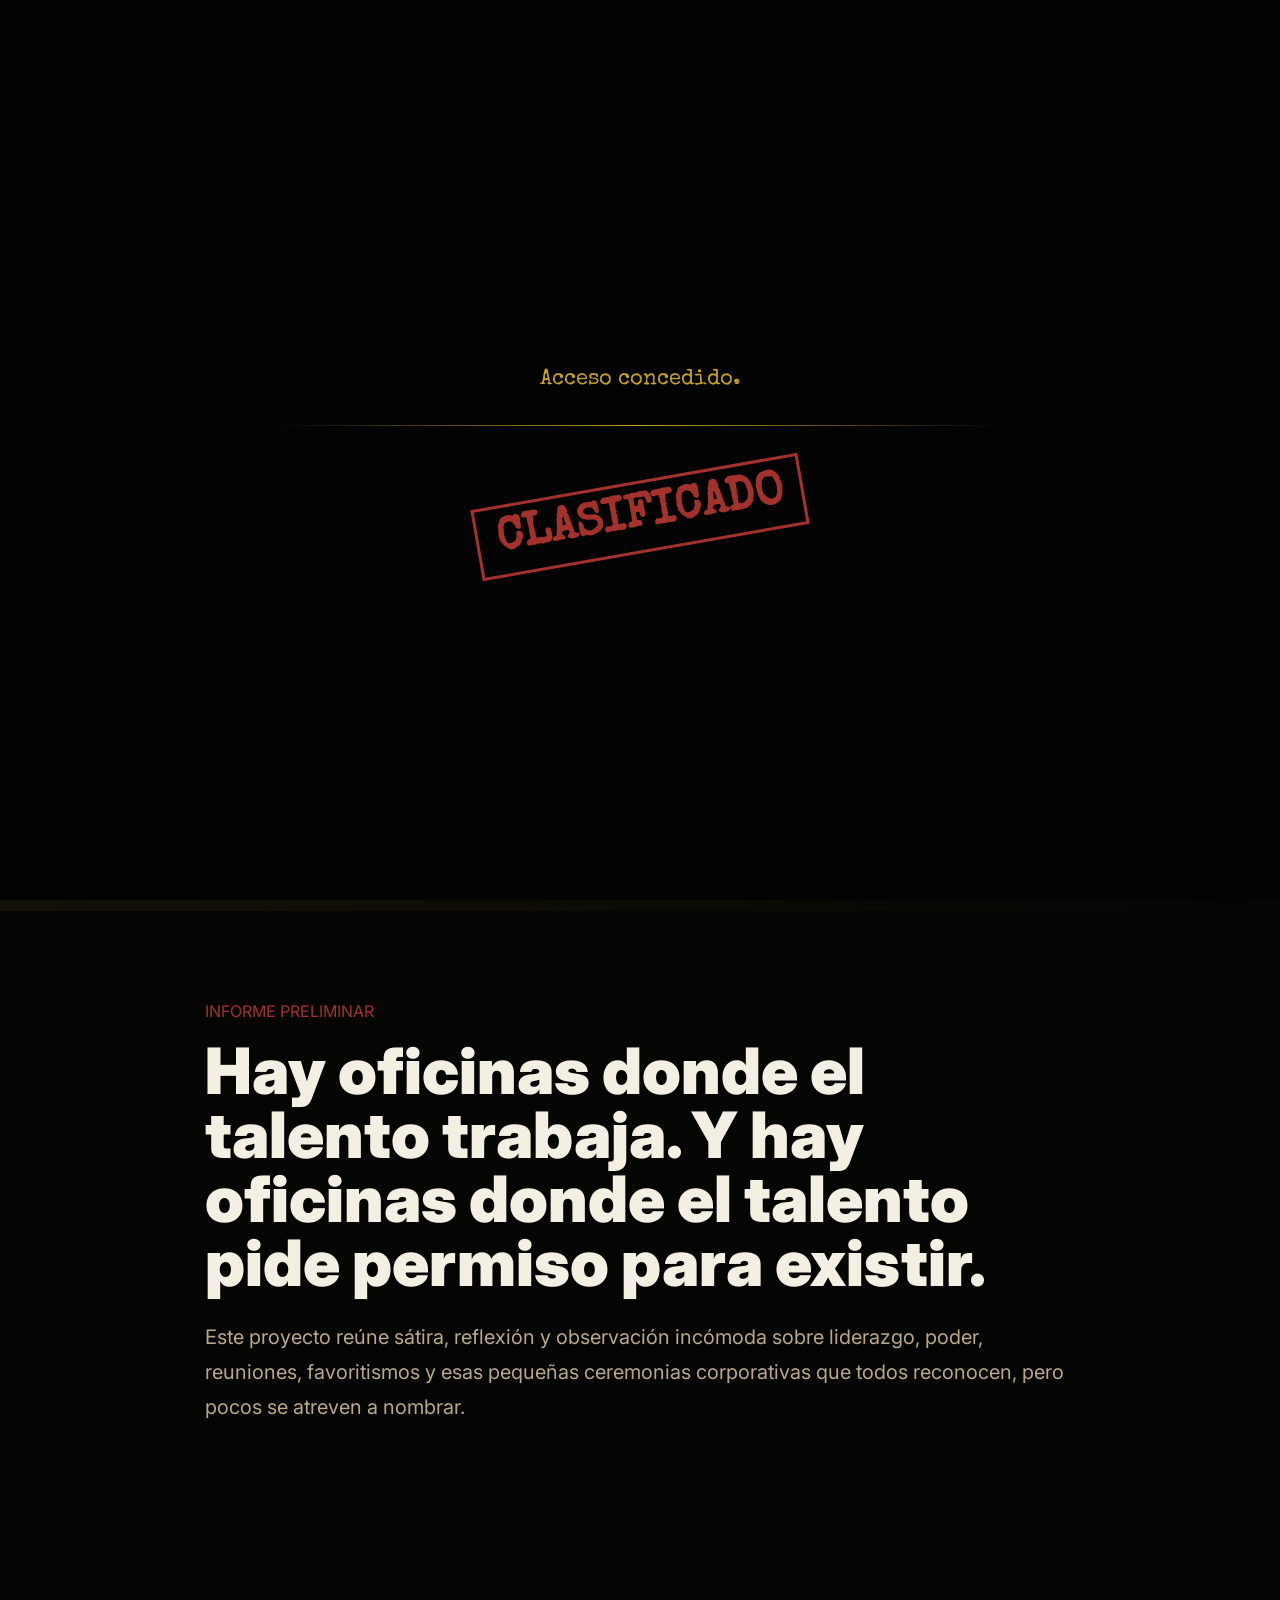
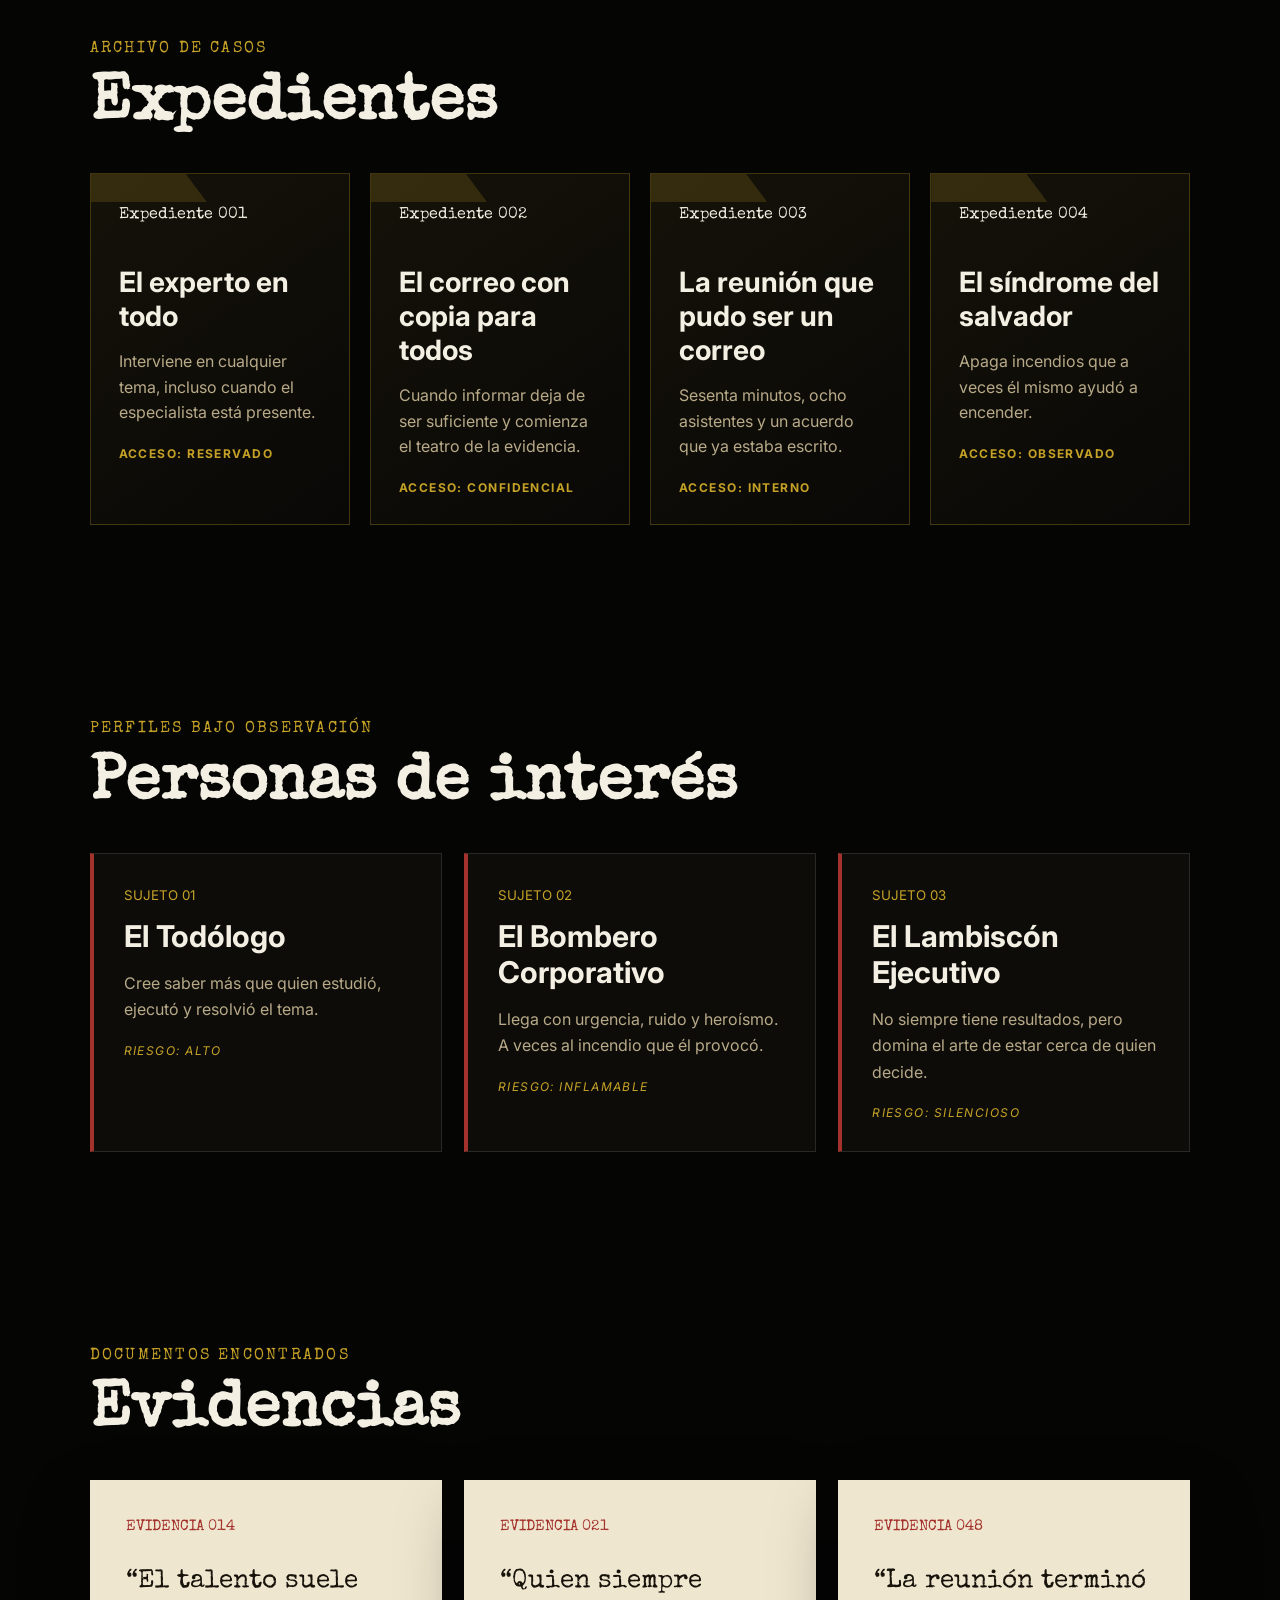
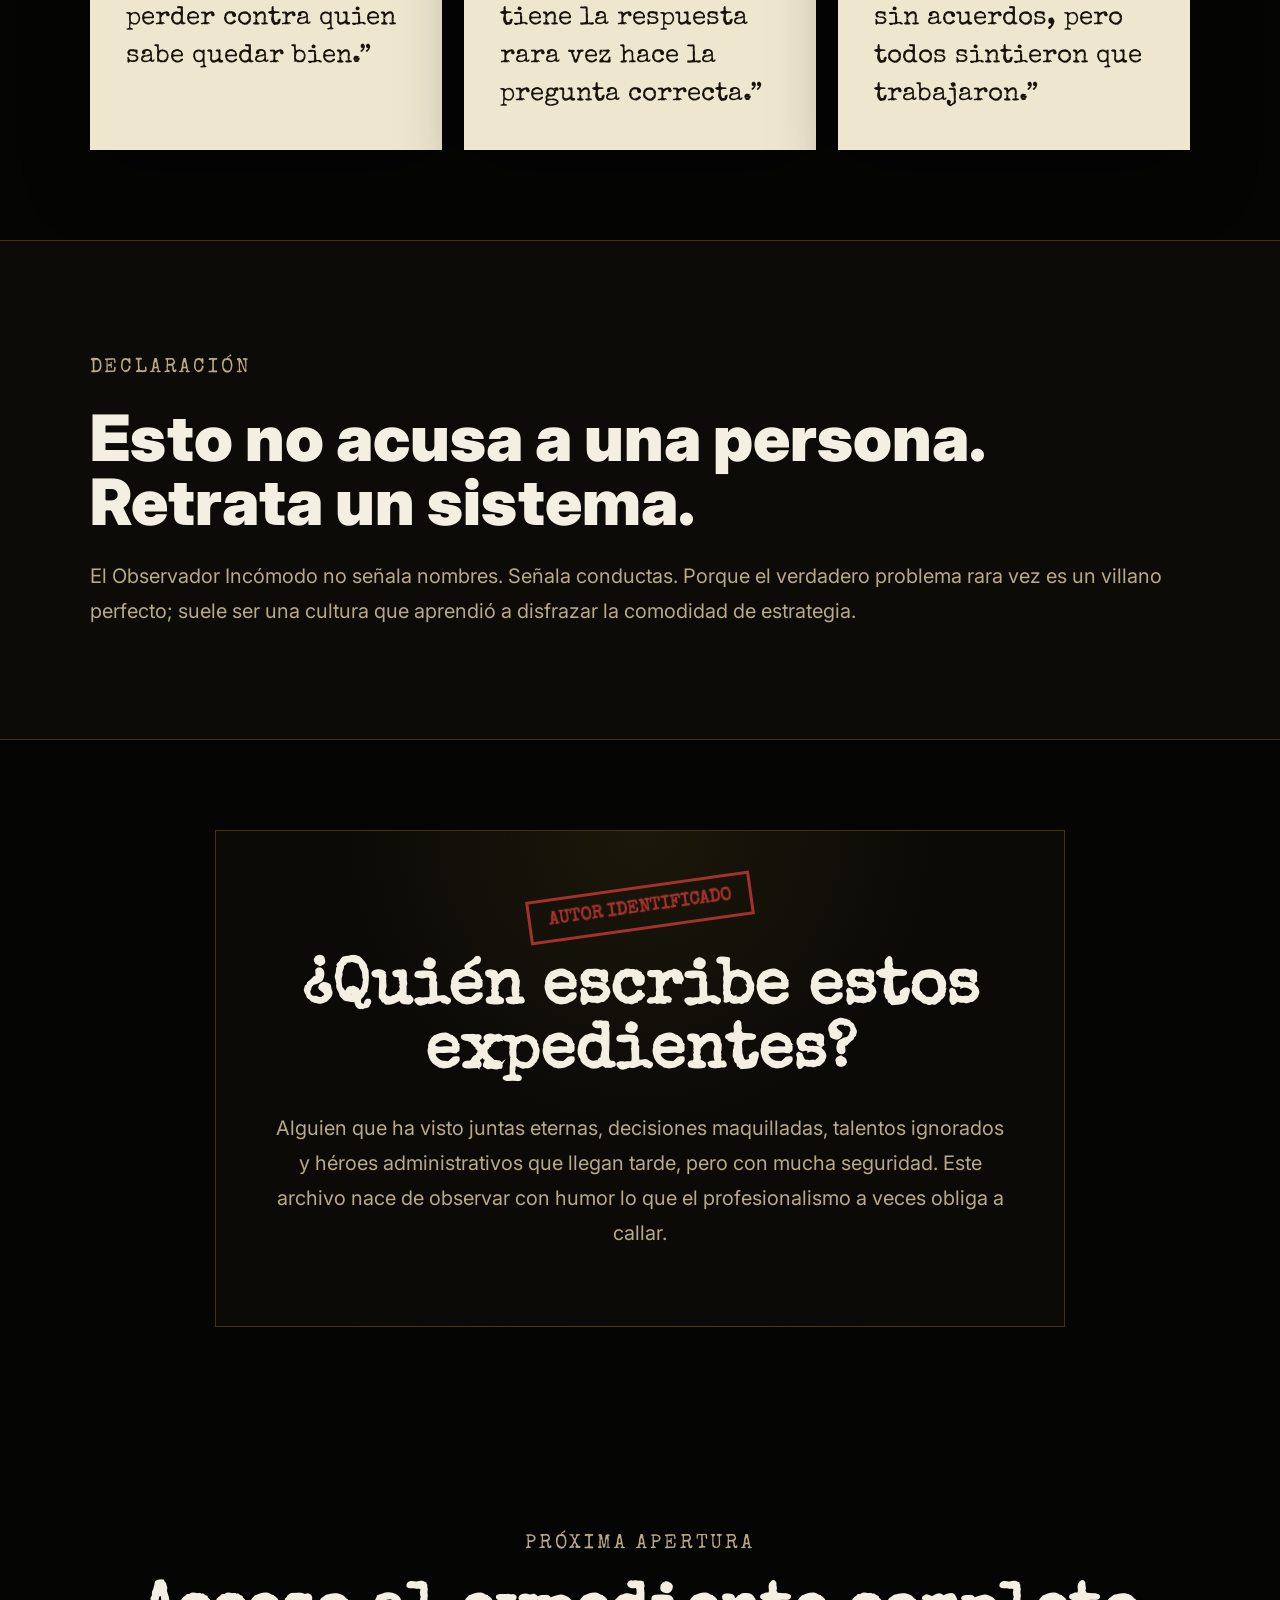
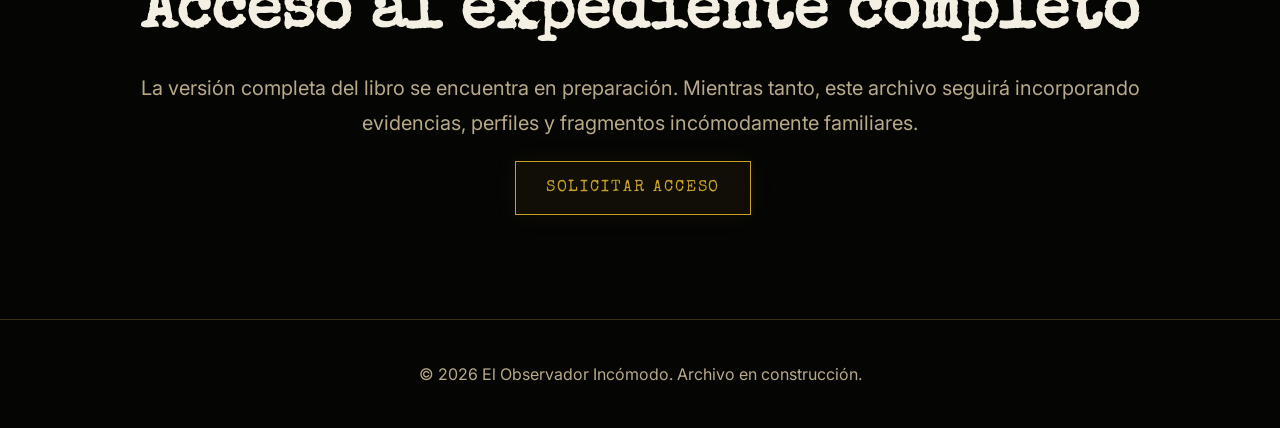
<file: index.html>
<!DOCTYPE html>
<html lang="es">
<head>
  <meta charset="UTF-8" />
  <meta name="viewport" content="width=device-width, initial-scale=1.0" />
  <title>El Observador Incómodo | Archivo Central</title>
  <meta name="description" content="Sitio oficial de El Observador Incómodo. No es un libro de liderazgo. Es un espejo." />
  <link rel="preconnect" href="https://fonts.googleapis.com">
  <link rel="preconnect" href="https://fonts.gstatic.com" crossorigin>
  <link href="https://fonts.googleapis.com/css2?family=Special+Elite&family=Inter:wght@400;500;700;800;900&display=swap" rel="stylesheet">
  <link rel="stylesheet" href="styles.css" />
</head>
<body>
  <div class="boot" id="boot" aria-hidden="true">
    <div class="boot-panel">
      <p class="mono" id="bootText">Accediendo al Archivo Central...</p>
      <div class="boot-line"></div>
      <div class="stamp stamp-red">CLASIFICADO</div>
    </div>
  </div>

  <header class="site-header">
    <a class="brand" href="#inicio" aria-label="Ir al inicio">
      <span class="brand-mark"><span></span></span>
      <span>El Observador<br>Incómodo</span>
    </a>
    <button class="menu" id="menuBtn" aria-label="Abrir menú">☰</button>
    <nav id="nav">
      <a href="#expedientes">Expedientes</a>
      <a href="#sujetos">Personas de interés</a>
      <a href="#evidencias">Evidencias</a>
      <a href="#autor">El Observador</a>
      <a href="#contacto">Contacto</a>
    </nav>
  </header>

  <main id="inicio">
    <section class="hero">
      <div class="orb" aria-hidden="true">
        <span>Archivo Central</span>
        <strong>Confidencial</strong>
      </div>
      <div class="hero-copy reveal">
        <p class="eyebrow">Expediente editorial / acceso restringido</p>
        <h1>El<br>Observador<br>Incómodo</h1>
        <p class="tagline">No es un libro de liderazgo.<br>Es un espejo.</p>
        <div class="hero-actions">
          <a class="btn" href="#expedientes">Entrar al archivo</a>
          <a class="btn ghost" href="#evidencias">Ver evidencias</a>
        </div>
        <p class="note">Observamos lo que muchos callan. Documentamos lo que todos viven.</p>
      </div>
    </section>

    <section class="intro reveal">
      <div class="section-label">Informe preliminar</div>
      <h2>Hay oficinas donde el talento trabaja. Y hay oficinas donde el talento pide permiso para existir.</h2>
      <p>Este proyecto reúne sátira, reflexión y observación incómoda sobre liderazgo, poder, reuniones, favoritismos y esas pequeñas ceremonias corporativas que todos reconocen, pero pocos se atreven a nombrar.</p>
    </section>

    <section class="dossiers" id="expedientes">
      <div class="section-head reveal">
        <p class="eyebrow">Archivo de casos</p>
        <h2>Expedientes</h2>
      </div>
      <div class="grid cards">
        <article class="folder reveal">
          <span>Expediente 001</span>
          <h3>El experto en todo</h3>
          <p>Interviene en cualquier tema, incluso cuando el especialista está presente.</p>
          <b>Acceso: reservado</b>
        </article>
        <article class="folder reveal">
          <span>Expediente 002</span>
          <h3>El correo con copia para todos</h3>
          <p>Cuando informar deja de ser suficiente y comienza el teatro de la evidencia.</p>
          <b>Acceso: confidencial</b>
        </article>
        <article class="folder reveal">
          <span>Expediente 003</span>
          <h3>La reunión que pudo ser un correo</h3>
          <p>Sesenta minutos, ocho asistentes y un acuerdo que ya estaba escrito.</p>
          <b>Acceso: interno</b>
        </article>
        <article class="folder reveal">
          <span>Expediente 004</span>
          <h3>El síndrome del salvador</h3>
          <p>Apaga incendios que a veces él mismo ayudó a encender.</p>
          <b>Acceso: observado</b>
        </article>
      </div>
    </section>

    <section class="subjects" id="sujetos">
      <div class="section-head reveal">
        <p class="eyebrow">Perfiles bajo observación</p>
        <h2>Personas de interés</h2>
      </div>
      <div class="subject-list">
        <article class="subject reveal"><small>Sujeto 01</small><h3>El Todólogo</h3><p>Cree saber más que quien estudió, ejecutó y resolvió el tema.</p><em>Riesgo: alto</em></article>
        <article class="subject reveal"><small>Sujeto 02</small><h3>El Bombero Corporativo</h3><p>Llega con urgencia, ruido y heroísmo. A veces al incendio que él provocó.</p><em>Riesgo: inflamable</em></article>
        <article class="subject reveal"><small>Sujeto 03</small><h3>El Lambiscón Ejecutivo</h3><p>No siempre tiene resultados, pero domina el arte de estar cerca de quien decide.</p><em>Riesgo: silencioso</em></article>
      </div>
    </section>

    <section class="evidence" id="evidencias">
      <div class="section-head reveal">
        <p class="eyebrow">Documentos encontrados</p>
        <h2>Evidencias</h2>
      </div>
      <div class="paper-stack">
        <blockquote class="paper reveal"><span>Evidencia 014</span>“El talento suele perder contra quien sabe quedar bien.”</blockquote>
        <blockquote class="paper reveal"><span>Evidencia 021</span>“Quien siempre tiene la respuesta rara vez hace la pregunta correcta.”</blockquote>
        <blockquote class="paper reveal"><span>Evidencia 048</span>“La reunión terminó sin acuerdos, pero todos sintieron que trabajaron.”</blockquote>
      </div>
    </section>

    <section class="manifesto reveal">
      <p class="eyebrow">Declaración</p>
      <h2>Esto no acusa a una persona. Retrata un sistema.</h2>
      <p>El Observador Incómodo no señala nombres. Señala conductas. Porque el verdadero problema rara vez es un villano perfecto; suele ser una cultura que aprendió a disfrazar la comodidad de estrategia.</p>
    </section>

    <section class="author" id="autor">
      <div class="file-card reveal">
        <span class="stamp small">Autor identificado</span>
        <h2>¿Quién escribe estos expedientes?</h2>
        <p>Alguien que ha visto juntas eternas, decisiones maquilladas, talentos ignorados y héroes administrativos que llegan tarde, pero con mucha seguridad. Este archivo nace de observar con humor lo que el profesionalismo a veces obliga a callar.</p>
      </div>
    </section>

    <section class="contact" id="contacto">
      <div class="reveal">
        <p class="eyebrow">Próxima apertura</p>
        <h2>Acceso al expediente completo</h2>
        <p>La versión completa del libro se encuentra en preparación. Mientras tanto, este archivo seguirá incorporando evidencias, perfiles y fragmentos incómodamente familiares.</p>
        <a class="btn" href="mailto:contacto@elobservadorincomodo.com">Solicitar acceso</a>
      </div>
    </section>
  </main>

  <footer>
    <p>© <span id="year"></span> El Observador Incómodo. Archivo en construcción.</p>
  </footer>

  <script src="script.js"></script>
</body>
</html>
</file>
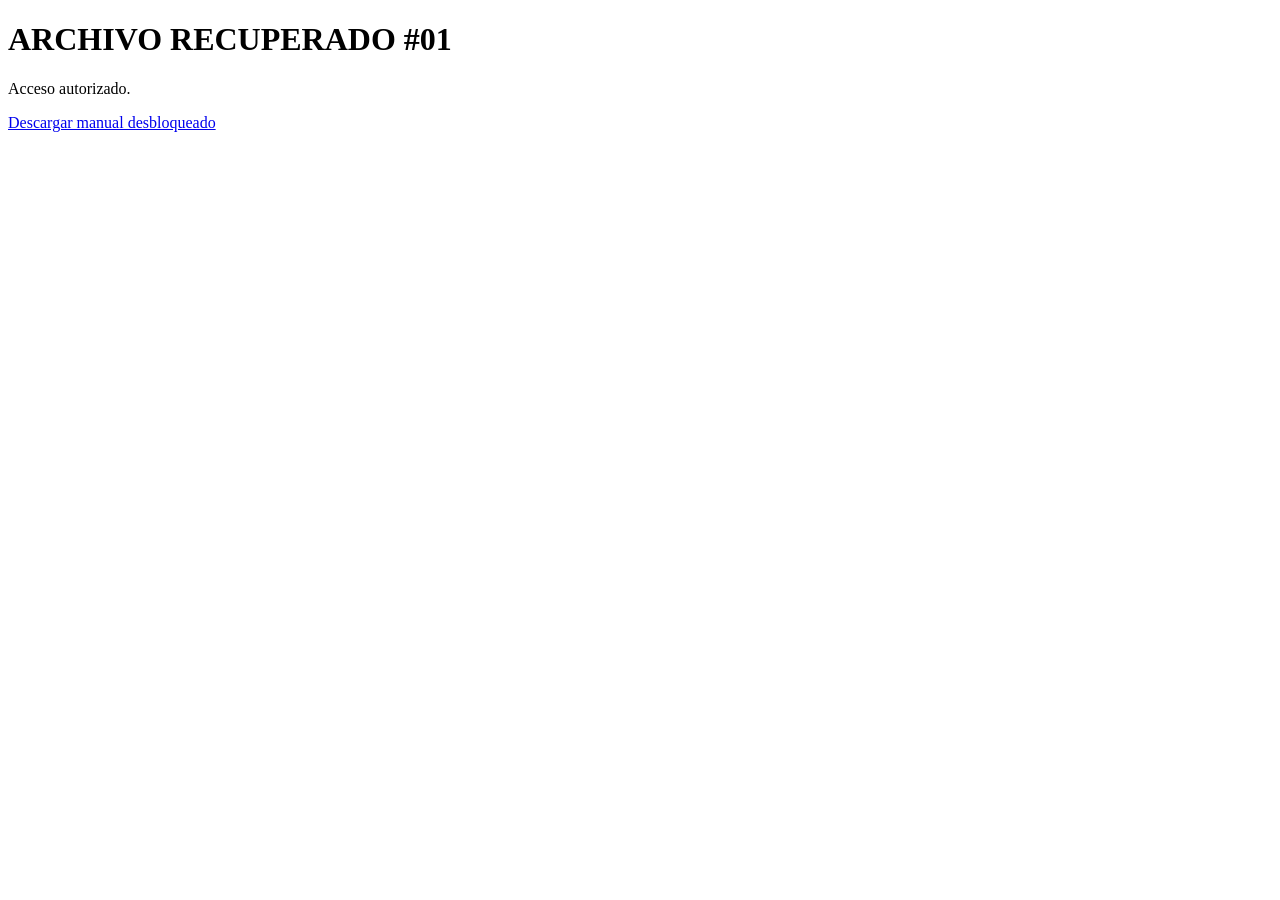
<file: archivo-recuperado-01.html>
<!DOCTYPE html>
<html lang="es">
<head>
  <meta charset="UTF-8">
  <title>Archivo Recuperado #001</title>
</head>
<body>
  <h1>ARCHIVO RECUPERADO #01</h1>
  <p>Acceso autorizado.</p>

  <a href="manual-archivo-01.pdf" download>
    Descargar manual desbloqueado
  </a>
</body>
</html>
</file>
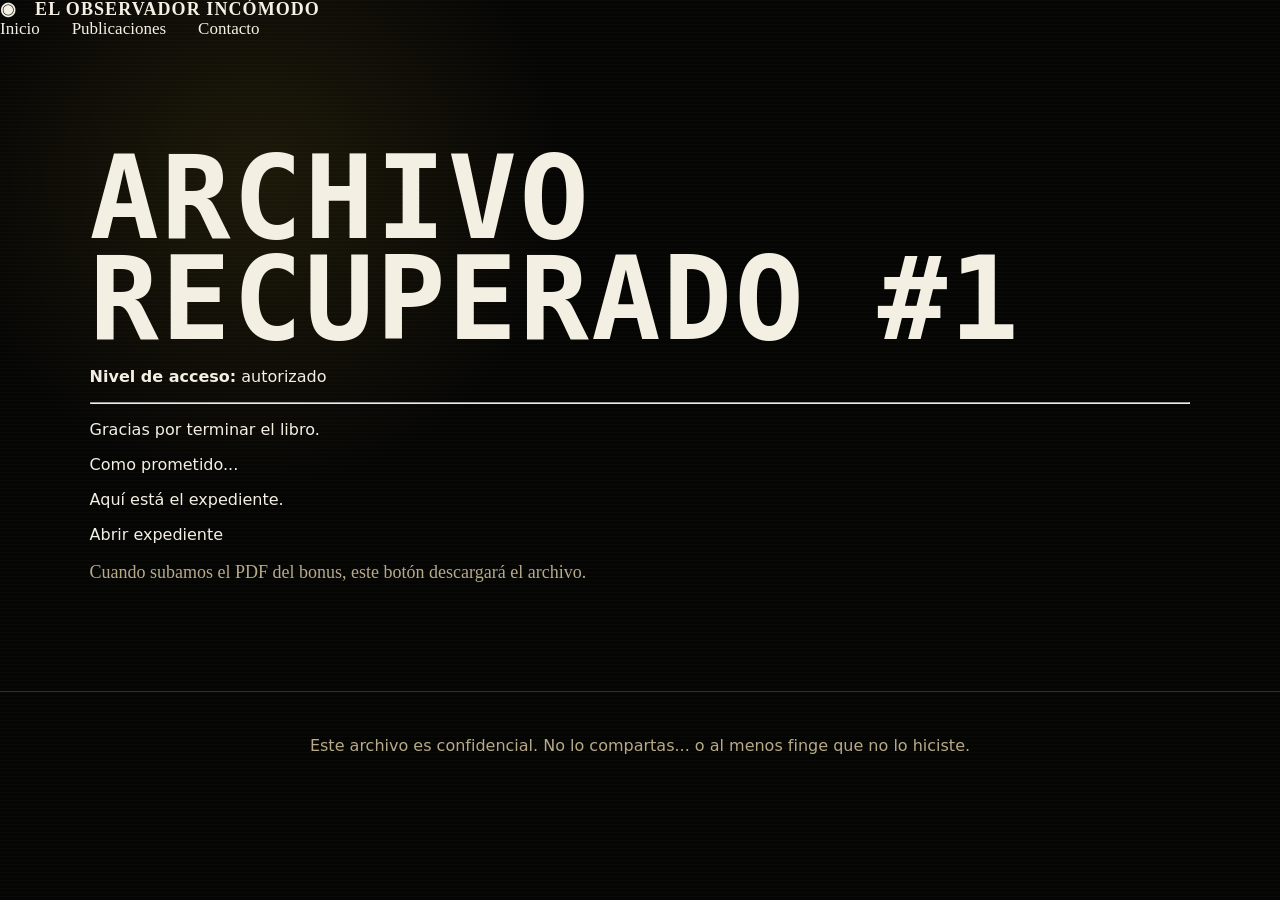
<file: bonus.html>
<!DOCTYPE html>
<html lang="es">
<head>
  <meta charset="UTF-8" />
  <meta name="viewport" content="width=device-width, initial-scale=1.0" />
  <title>Archivo Recuperado #1 | El Observador Incómodo</title>
  <meta name="description" content="Archivo Recuperado #1 de El Observador Incómodo." />
  <link rel="stylesheet" href="styles.css" />
</head>
<body>
  <header class="topbar">
    <div class="brand">
      <div class="eye">◉</div>
      <div>
        <strong>EL OBSERVADOR</strong>
        <strong>INCÓMODO</strong>
      </div>
    </div>
    <nav>
      <a href="index.html">Inicio</a>
      <a href="index.html#publicaciones">Publicaciones</a>
      <a href="index.html#contacto">Contacto</a>
    </nav>
  </header>

  <main>
    <section class="bonus-page">
      <div class="paper-card access-card">
        <span class="stamp-red">ACCESO AUTORIZADO</span>
        <h1>ARCHIVO RECUPERADO #1</h1>
        <p><strong>Nivel de acceso:</strong> autorizado</p>
        <hr>
        <p>Gracias por terminar el libro.</p>
        <p>Como prometido...</p>
        <p>Aquí está el expediente.</p>
        <a class="button" href="#" target="_blank" rel="noopener">Abrir expediente</a>
        <p class="note">Cuando subamos el PDF del bonus, este botón descargará el archivo.</p>
      </div>
    </section>
  </main>

  <footer>
    <p>Este archivo es confidencial. No lo compartas... o al menos finge que no lo hiciste.</p>
  </footer>
</body>
</html>
</file>
<file: styles.css>
:root{
  --bg:#050504;--bg2:#10100b;--paper:#efe6cf;--ink:#f4efe3;--muted:#b8aa89;--gold:#c5a227;--red:#a3312c;--line:rgba(197,162,39,.28);
}
*{box-sizing:border-box}html{scroll-behavior:smooth}body{margin:0;background:var(--bg);color:var(--ink);font-family:Inter,system-ui,sans-serif;overflow-x:hidden}
body:before{content:"";position:fixed;inset:0;pointer-events:none;background:radial-gradient(circle at 20% 20%,rgba(197,162,39,.12),transparent 25%),linear-gradient(rgba(255,255,255,.018) 1px,transparent 1px);background-size:auto,100% 4px;mix-blend-mode:screen;z-index:0}
a{color:inherit;text-decoration:none}.mono,.brand,h1,h2,.btn,.eyebrow,.folder span,.paper span{font-family:'Special Elite',monospace}.site-header{position:sticky;top:0;z-index:10;height:86px;background:rgba(5,5,4,.92);backdrop-filter:blur(14px);border-bottom:1px solid var(--line);display:flex;align-items:center;justify-content:space-between;padding:0 7vw}.brand{display:flex;gap:18px;align-items:center;font:700 18px/1.05 'Special Elite';letter-spacing:.06em;text-transform:uppercase}.brand-mark{width:54px;height:54px;border:1px solid var(--gold);border-radius:50%;display:grid;place-items:center}.brand-mark span{width:10px;height:10px;border-radius:50%;background:var(--gold);box-shadow:0 0 0 5px rgba(197,162,39,.15)}nav{display:flex;gap:32px;font:17px 'Special Elite'}nav a:hover{color:var(--gold)}.menu{display:none;background:none;border:1px solid var(--line);color:var(--ink);font-size:24px;padding:8px 12px}
.hero{min-height:calc(100vh - 86px);display:grid;grid-template-columns:.8fr 1.2fr;gap:5vw;align-items:center;padding:7vw;background:linear-gradient(90deg,rgba(197,162,39,.08),transparent)}.orb{justify-self:center;width:290px;height:290px;border:2px solid rgba(197,162,39,.38);border-radius:50%;position:relative;display:grid;place-items:center;transform:rotate(-15deg);color:var(--gold);text-transform:uppercase;font:20px 'Special Elite'}.orb strong{position:absolute;bottom:65px;color:var(--red)}h1{font-size:clamp(58px,9vw,145px);line-height:.88;margin:0;text-transform:uppercase;letter-spacing:.02em}h2{font-size:clamp(34px,5vw,76px);line-height:1;margin:0 0 25px}.tagline{color:var(--gold);font:clamp(26px,3vw,40px)/1.35 'Special Elite';margin:34px 0}.eyebrow{color:var(--gold);text-transform:uppercase;letter-spacing:.14em}.note{color:var(--muted);font:18px 'Special Elite'}.btn{display:inline-block;border:1px solid var(--gold);padding:18px 30px;margin:0 14px 14px 0;color:var(--gold);text-transform:uppercase;letter-spacing:.12em;background:rgba(197,162,39,.06);box-shadow:0 0 25px rgba(197,162,39,.08)}.btn:hover{background:var(--gold);color:#090806}.btn.ghost{border-color:rgba(244,239,227,.35);color:var(--ink)}
section{position:relative;z-index:1;padding:90px 7vw}.intro{max-width:1050px;margin:auto}.intro h2{font-family:Inter;font-weight:900}.intro p,.manifesto p,.contact p,.file-card p{color:var(--muted);font-size:20px;line-height:1.75}.section-label{color:var(--red);font:'Special Elite';text-transform:uppercase;margin-bottom:18px}.section-head{margin-bottom:36px}.grid{display:grid;grid-template-columns:repeat(4,1fr);gap:20px}.folder{min-height:280px;padding:28px;background:linear-gradient(145deg,#151209,#090806);border:1px solid var(--line);position:relative;overflow:hidden}.folder:before{content:"";position:absolute;top:0;left:0;width:45%;height:28px;background:rgba(197,162,39,.18);clip-path:polygon(0 0,82% 0,100% 100%,0 100%)}.folder h3{font-size:28px;margin:42px 0 16px}.folder p{color:var(--muted);line-height:1.6}.folder b,.subject em{color:var(--gold);text-transform:uppercase;font-size:12px;letter-spacing:.12em}.subject-list{display:grid;grid-template-columns:repeat(3,1fr);gap:22px}.subject{padding:30px;background:#0d0c09;border:1px solid rgba(244,239,227,.12);border-left:4px solid var(--red)}.subject small{color:var(--gold);text-transform:uppercase}.subject h3{font-size:30px;margin:14px 0}.subject p{color:var(--muted);line-height:1.65}.paper-stack{display:grid;grid-template-columns:repeat(3,1fr);gap:22px}.paper{background:var(--paper);color:#17130b;min-height:260px;margin:0;padding:36px;font:26px/1.45 'Special Elite';box-shadow:0 30px 60px rgba(0,0,0,.35);transform:rotate(-1deg)}.paper:nth-child(2){transform:rotate(1.5deg)}.paper span{display:block;color:var(--red);font-size:15px;text-transform:uppercase;margin-bottom:26px}.manifesto{background:#0d0b07;border-block:1px solid var(--line)}.manifesto h2{font-family:Inter;font-weight:900}.author,.contact{text-align:center}.file-card{max-width:850px;margin:auto;border:1px solid var(--line);padding:55px;background:radial-gradient(circle at top,rgba(197,162,39,.09),transparent 45%),#0b0a07}.stamp{display:inline-block;border:3px solid var(--red);color:var(--red);padding:10px 18px;transform:rotate(-8deg);font:900 46px/1 'Special Elite';text-transform:uppercase}.stamp.small{font-size:18px;margin-bottom:28px}.boot{position:fixed;inset:0;background:#030303;z-index:99;display:grid;place-items:center;transition:opacity .8s ease,visibility .8s}.boot.hide{opacity:0;visibility:hidden}.boot-panel{width:min(720px,86vw);text-align:center}.boot .mono{font-size:22px;color:var(--gold);min-height:32px}.boot-line{height:1px;background:linear-gradient(90deg,transparent,var(--gold),transparent);margin:24px 0 55px}.stamp-red{opacity:0;transform:rotate(-10deg) scale(.85)}.boot.show-stamp .stamp-red{animation:stampIn .5s forwards}@keyframes stampIn{to{opacity:1;transform:rotate(-10deg) scale(1)}}.reveal{opacity:0;transform:translateY(24px);transition:opacity .7s ease,transform .7s ease}.reveal.visible{opacity:1;transform:none}footer{position:relative;z-index:1;padding:28px 7vw;border-top:1px solid var(--line);color:var(--muted);text-align:center}
@media(max-width:900px){.site-header{padding:0 22px}.menu{display:block}nav{position:absolute;right:20px;top:76px;display:none;flex-direction:column;background:#080806;border:1px solid var(--line);padding:20px;gap:18px}nav.open{display:flex}.hero{grid-template-columns:1fr;padding:70px 24px}.orb{width:210px;height:210px;order:2;opacity:.8}.grid,.subject-list,.paper-stack{grid-template-columns:1fr}section{padding:70px 24px}.paper{transform:none!important}.brand{font-size:15px}h1{font-size:58px}.file-card{padding:35px 24px}}
</file>
